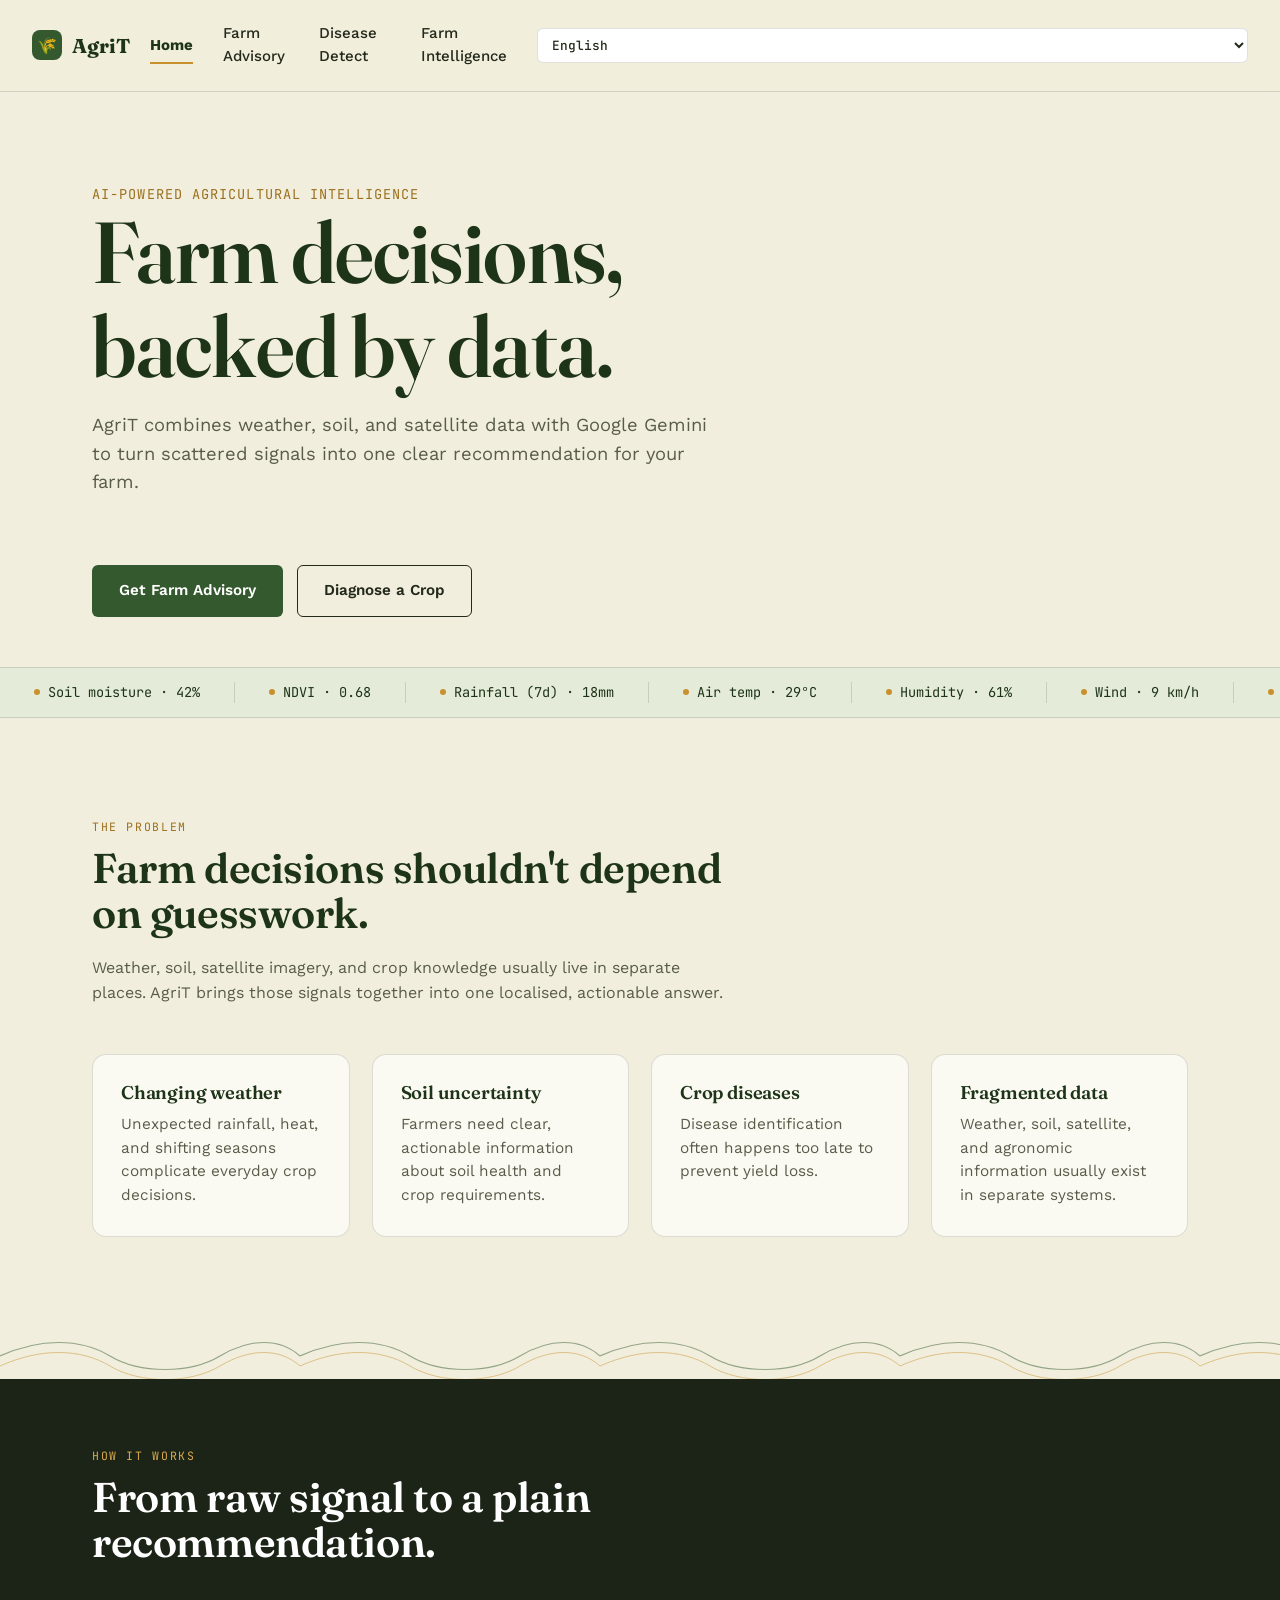
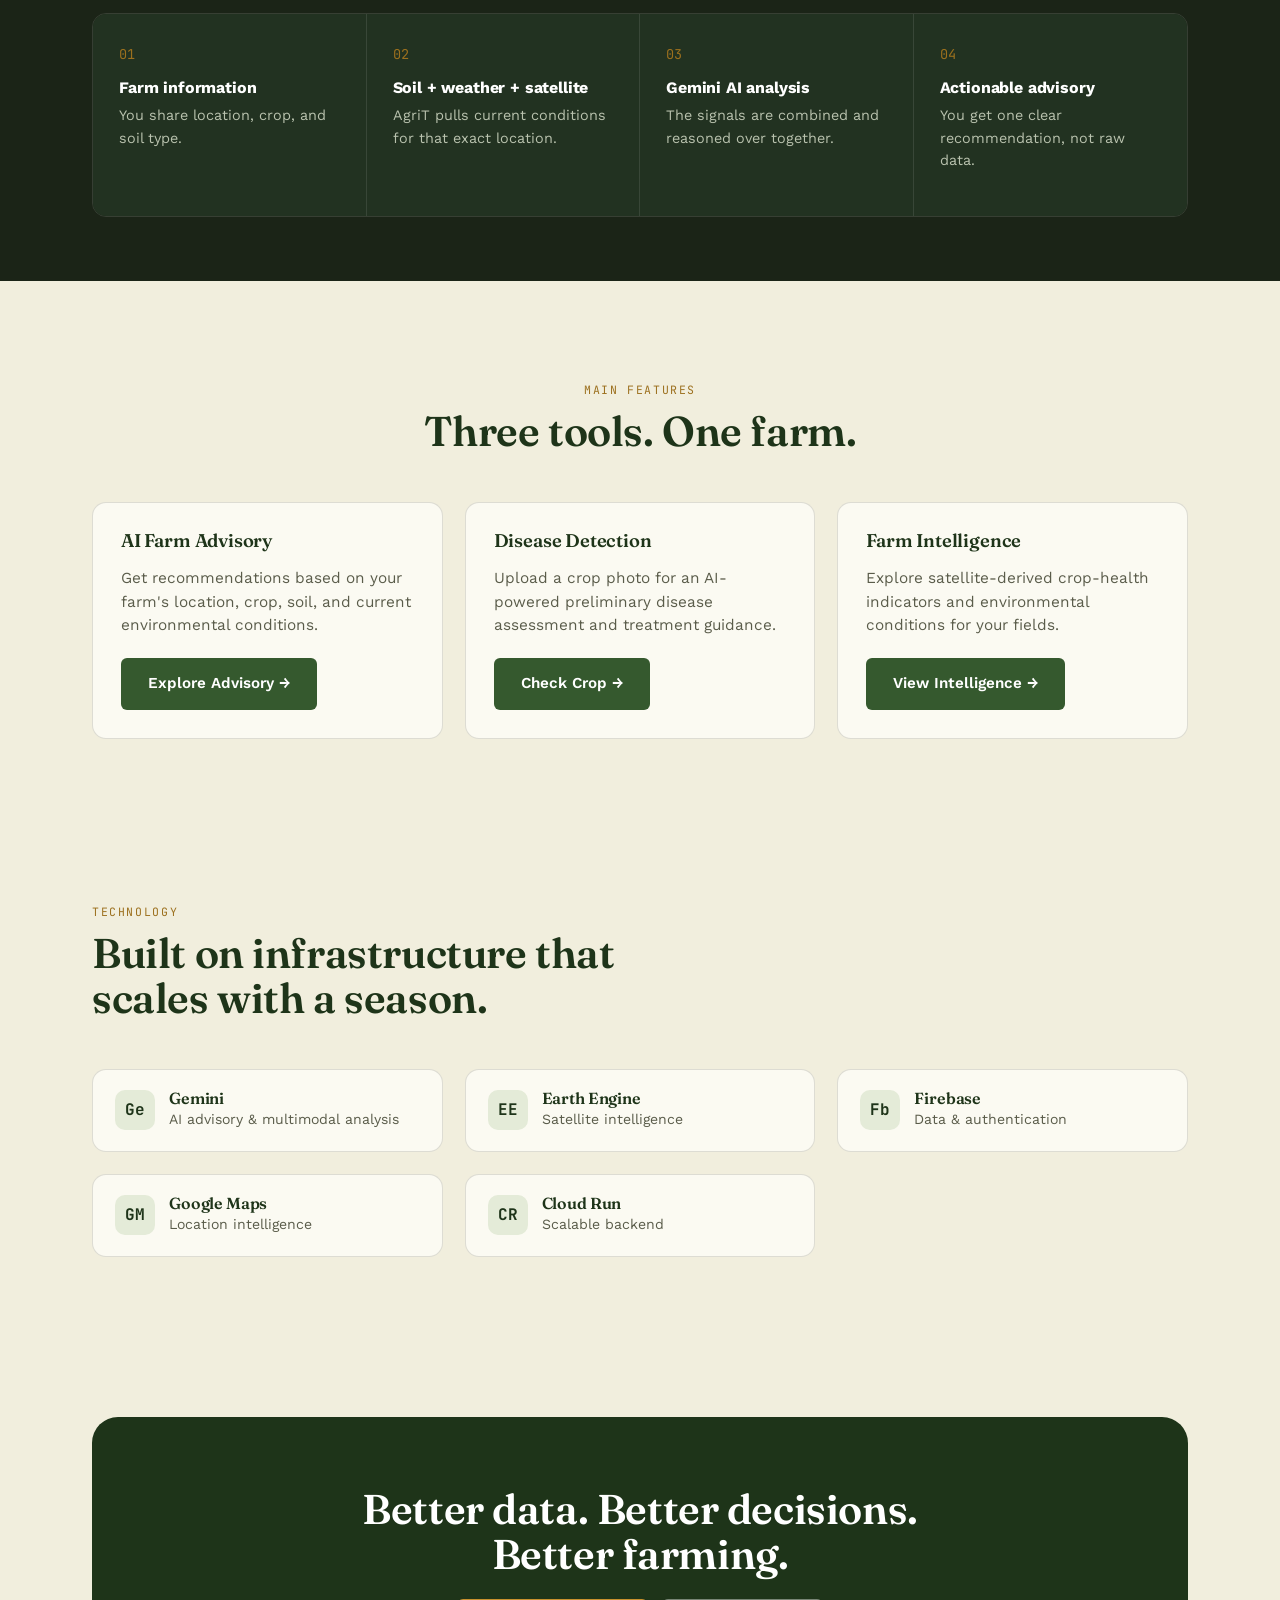
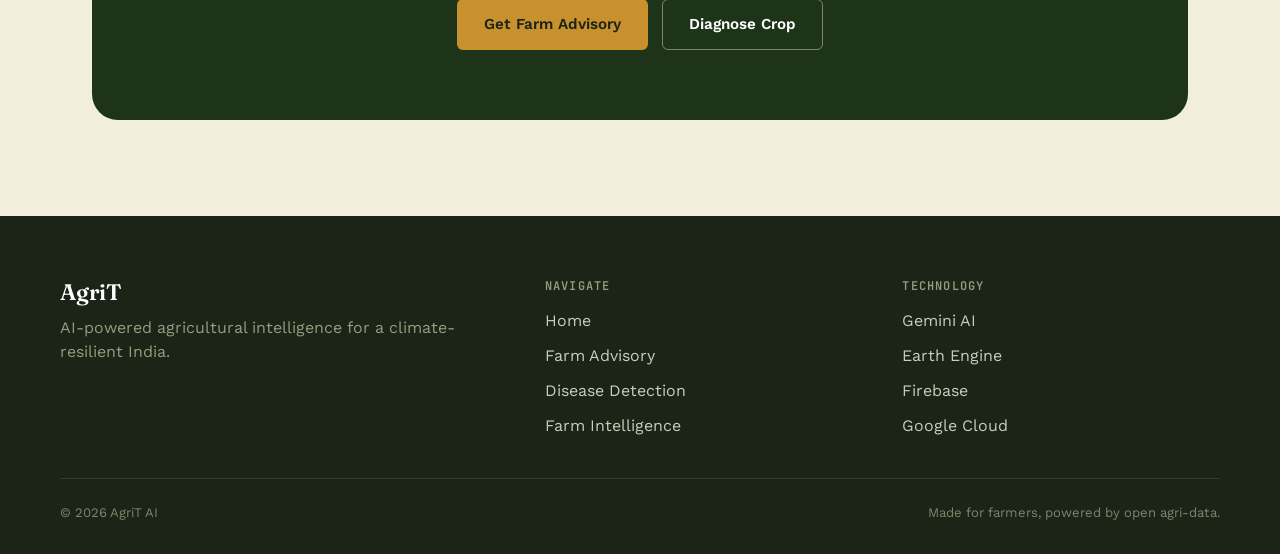
<file: index.html>
<!DOCTYPE html>
<html lang="en">
<head>
  <meta charset="UTF-8">
  <meta name="viewport" content="width=device-width, initial-scale=1.0">
  <title data-i18n="home.title">AgriT — AI-powered agricultural guidance</title>
  <meta name="description" data-i18n-meta-description="home.metaDescription" content="AgriT brings weather, soil, and satellite data together with AI to give farmers clear, local advisory.">
  <link rel="preconnect" href="https://fonts.googleapis.com">
  <link href="https://fonts.googleapis.com/css2?family=Fraunces:opsz,wght@9..144,500;9..144,600;9..144,700&family=Work+Sans:wght@400;500;600;700&family=JetBrains+Mono:wght@400;500&display=swap" rel="stylesheet">
  <link rel="stylesheet" href="css/style.css">
</head>
<body data-i18n-page-title="home.title">

<header>
  <nav class="navbar">
    <a href="index.html" class="brand">
      <span class="mark">🌾</span> AgriT
    </a>
    <div class="nav-links">
      <a href="index.html" aria-current="page" data-i18n="nav.home">Home</a>
      <a href="advisory.html" data-i18n="nav.advisory">Farm Advisory</a>
      <a href="disease.html" data-i18n="nav.disease">Disease Detect</a>
      <a href="intelligence.html" data-i18n="nav.intelligence">Farm Intelligence</a>
      <select class="lang-switch" id="langSwitch" aria-label="Language">
        <option value="en">English</option>
        <option value="hi">हिंदी</option>
        <option value="mr">मराठी</option>
      </select>
    </div>
    <button class="nav-toggle" aria-label="Toggle menu" aria-expanded="false">
      <span></span><span></span><span></span>
    </button>
  </nav>
</header>

<section id="home" class="hero">
  <div class="hero-text">
    <span class="hero-kicker" data-i18n="home.heroKicker">AI-powered agricultural intelligence</span>
    <h1><span data-i18n="home.heroTitle1">Farm decisions,</span><br><span data-i18n="home.heroTitle2">backed by data.</span></h1>
    <p class="hero-sub" data-i18n="home.heroSub">
      AgriT combines weather, soil, and satellite data with Google Gemini
      to turn scattered signals into one clear recommendation for your farm.
    </p>
  </div>
  <div class="hero-buttons">
    <a href="advisory.html" class="btn primary" data-i18n="home.btnAdvisory">Get Farm Advisory</a>
    <a href="disease.html" class="btn ghost" data-i18n="home.btnDiagnose">Diagnose a Crop</a>
  </div>
</section>

<div class="ticker" aria-hidden="true">
  <div class="ticker-track"></div>
</div>

<section id="problem" class="section">
  <div class="wrap">
    <div class="section-head">
      <span class="eyebrow" data-i18n="home.problemEyebrow">The problem</span>
      <h2 data-i18n="home.problemTitle">Farm decisions shouldn't depend on guesswork.</h2>
      <p data-i18n="home.problemSub">Weather, soil, satellite imagery, and crop knowledge usually live in separate places. AgriT brings those signals together into one localised, actionable answer.</p>
    </div>
    <div class="grid cols-4">
      <div class="card">
        <h3 data-i18n="home.problem1Title">Changing weather</h3>
        <p data-i18n="home.problem1Desc">Unexpected rainfall, heat, and shifting seasons complicate everyday crop decisions.</p>
      </div>
      <div class="card">
        <h3 data-i18n="home.problem2Title">Soil uncertainty</h3>
        <p data-i18n="home.problem2Desc">Farmers need clear, actionable information about soil health and crop requirements.</p>
      </div>
      <div class="card">
        <h3 data-i18n="home.problem3Title">Crop diseases</h3>
        <p data-i18n="home.problem3Desc">Disease identification often happens too late to prevent yield loss.</p>
      </div>
      <div class="card">
        <h3 data-i18n="home.problem4Title">Fragmented data</h3>
        <p data-i18n="home.problem4Desc">Weather, soil, satellite, and agronomic information usually exist in separate systems.</p>
      </div>
    </div>
  </div>
</section>

<div class="contour"></div>

<section id="how" class="section tight dark">
  <div class="wrap">
    <div class="section-head">
      <span class="eyebrow" style="color:#D8A94F" data-i18n="home.howEyebrow">How it works</span>
      <h2 data-i18n="home.howTitle">From raw signal to a plain recommendation.</h2>
    </div>
    <div class="process" style="border-color:rgba(255,255,255,0.12)">
      <div class="process-step" style="background:var(--night-card); border-color:rgba(255,255,255,0.1)">
        <span class="num">01</span>
        <h4 style="color:#fff" data-i18n="home.step1Title">Farm information</h4>
        <p style="color:#B9C2AE; margin-top:8px; font-size:0.9rem" data-i18n="home.step1Desc">You share location, crop, and soil type.</p>
      </div>
      <div class="process-step" style="background:var(--night-card); border-color:rgba(255,255,255,0.1)">
        <span class="num">02</span>
        <h4 style="color:#fff" data-i18n="home.step2Title">Soil + weather + satellite</h4>
        <p style="color:#B9C2AE; margin-top:8px; font-size:0.9rem" data-i18n="home.step2Desc">AgriT pulls current conditions for that exact location.</p>
      </div>
      <div class="process-step" style="background:var(--night-card); border-color:rgba(255,255,255,0.1)">
        <span class="num">03</span>
        <h4 style="color:#fff" data-i18n="home.step3Title">Gemini AI analysis</h4>
        <p style="color:#B9C2AE; margin-top:8px; font-size:0.9rem" data-i18n="home.step3Desc">The signals are combined and reasoned over together.</p>
      </div>
      <div class="process-step" style="background:var(--night-card); border-color:rgba(255,255,255,0.1)">
        <span class="num">04</span>
        <h4 style="color:#fff" data-i18n="home.step4Title">Actionable advisory</h4>
        <p style="color:#B9C2AE; margin-top:8px; font-size:0.9rem" data-i18n="home.step4Desc">You get one clear recommendation, not raw data.</p>
      </div>
    </div>
  </div>
</section>

<section id="main" class="section">
  <div class="wrap">
    <div class="section-head center" style="margin-left:auto;margin-right:auto;text-align:center;">
      <span class="eyebrow" data-i18n="home.mainEyebrow">Main features</span>
      <h2 data-i18n="home.mainTitle">Three tools. One farm.</h2>
    </div>
    <div class="grid cols-3">
      <div class="card feature">
        <h3 data-i18n="home.feature1Title">AI Farm Advisory</h3>
        <p data-i18n="home.feature1Desc">Get recommendations based on your farm's location, crop, soil, and current environmental conditions.</p>
        <a href="advisory.html" class="btn primary" data-i18n="home.feature1Btn">Explore Advisory →</a>
      </div>
      <div class="card feature">
        <h3 data-i18n="home.feature2Title">Disease Detection</h3>
        <p data-i18n="home.feature2Desc">Upload a crop photo for an AI-powered preliminary disease assessment and treatment guidance.</p>
        <a href="disease.html" class="btn primary" data-i18n="home.feature2Btn">Check Crop →</a>
      </div>
      <div class="card feature">
        <h3 data-i18n="home.feature3Title">Farm Intelligence</h3>
        <p data-i18n="home.feature3Desc">Explore satellite-derived crop-health indicators and environmental conditions for your fields.</p>
        <a href="intelligence.html" class="btn primary" data-i18n="home.feature3Btn">View Intelligence →</a>
      </div>
    </div>
  </div>
</section>

<section id="tech" class="section tight">
  <div class="wrap">
    <div class="section-head">
      <span class="eyebrow" data-i18n="home.techEyebrow">Technology</span>
      <h2 data-i18n="home.techTitle">Built on infrastructure that scales with a season.</h2>
    </div>
    <div class="grid cols-3">
      <div class="tech-item card">
        <span class="icon">Ge</span>
        <div><h3>Gemini</h3><p data-i18n="home.techGeminiDesc">AI advisory &amp; multimodal analysis</p></div>
      </div>
      <div class="tech-item card">
        <span class="icon">EE</span>
        <div><h3>Earth Engine</h3><p data-i18n="home.techEarthEngineDesc">Satellite intelligence</p></div>
      </div>
      <div class="tech-item card">
        <span class="icon">Fb</span>
        <div><h3>Firebase</h3><p data-i18n="home.techFirebaseDesc">Data &amp; authentication</p></div>
      </div>
      <div class="tech-item card">
        <span class="icon">GM</span>
        <div><h3>Google Maps</h3><p data-i18n="home.techMapsDesc">Location intelligence</p></div>
      </div>
      <div class="tech-item card">
        <span class="icon">CR</span>
        <div><h3>Cloud Run</h3><p data-i18n="home.techCloudRunDesc">Scalable backend</p></div>
      </div>
    </div>
  </div>
</section>

<section id="cta" class="section">
  <div class="wrap">
    <div class="cta">
      <h2><span data-i18n="home.ctaTitle1">Better data. Better decisions.</span><br><span data-i18n="home.ctaTitle2">Better farming.</span></h2>
      <div class="btn-row">
        <a href="advisory.html" class="btn gold" data-i18n="home.btnAdvisory">Get Farm Advisory</a>
        <a href="disease.html" class="btn on-dark" data-i18n="disease.submitBtn">Diagnose Crop</a>
      </div>
    </div>
  </div>
</section>

<footer>
  <div class="footer-grid">
    <div>
      <h2>AgriT</h2>
      <p style="color:#8FA07E" data-i18n="footer.tagline">AI-powered agricultural intelligence for a climate-resilient India.</p>
    </div>
    <div>
      <h4 data-i18n="footer.navigate">Navigate</h4>
      <ul class="footer-links">
        <li><a href="index.html" data-i18n="nav.home">Home</a></li>
        <li><a href="advisory.html" data-i18n="nav.advisory">Farm Advisory</a></li>
        <li><a href="disease.html" data-i18n="footer.disease">Disease Detection</a></li>
        <li><a href="intelligence.html" data-i18n="nav.intelligence">Farm Intelligence</a></li>
      </ul>
    </div>
    <div>
      <h4 data-i18n="footer.technology">Technology</h4>
      <ul class="footer-links">
        <li><a href="https://gemini.google.com/app">Gemini AI</a></li>
        <li><a href="https://earthengine.google.com/">Earth Engine</a></li>
        <li><a href="https://firebase.google.com/">Firebase</a></li>
        <li><a href="https://cloud.google.com/">Google Cloud</a></li>
      </ul>
    </div>
  </div>
  <div class="footer-bottom">
    <span data-i18n="footer.copyright">© 2026 AgriT AI</span>
    <span data-i18n="footer.madefor">Made for farmers, powered by open agri-data.</span>
  </div>
</footer>

<script src="js/i18n.js"></script>
<script src="js/script.js"></script>
</body>
</html>
</file>
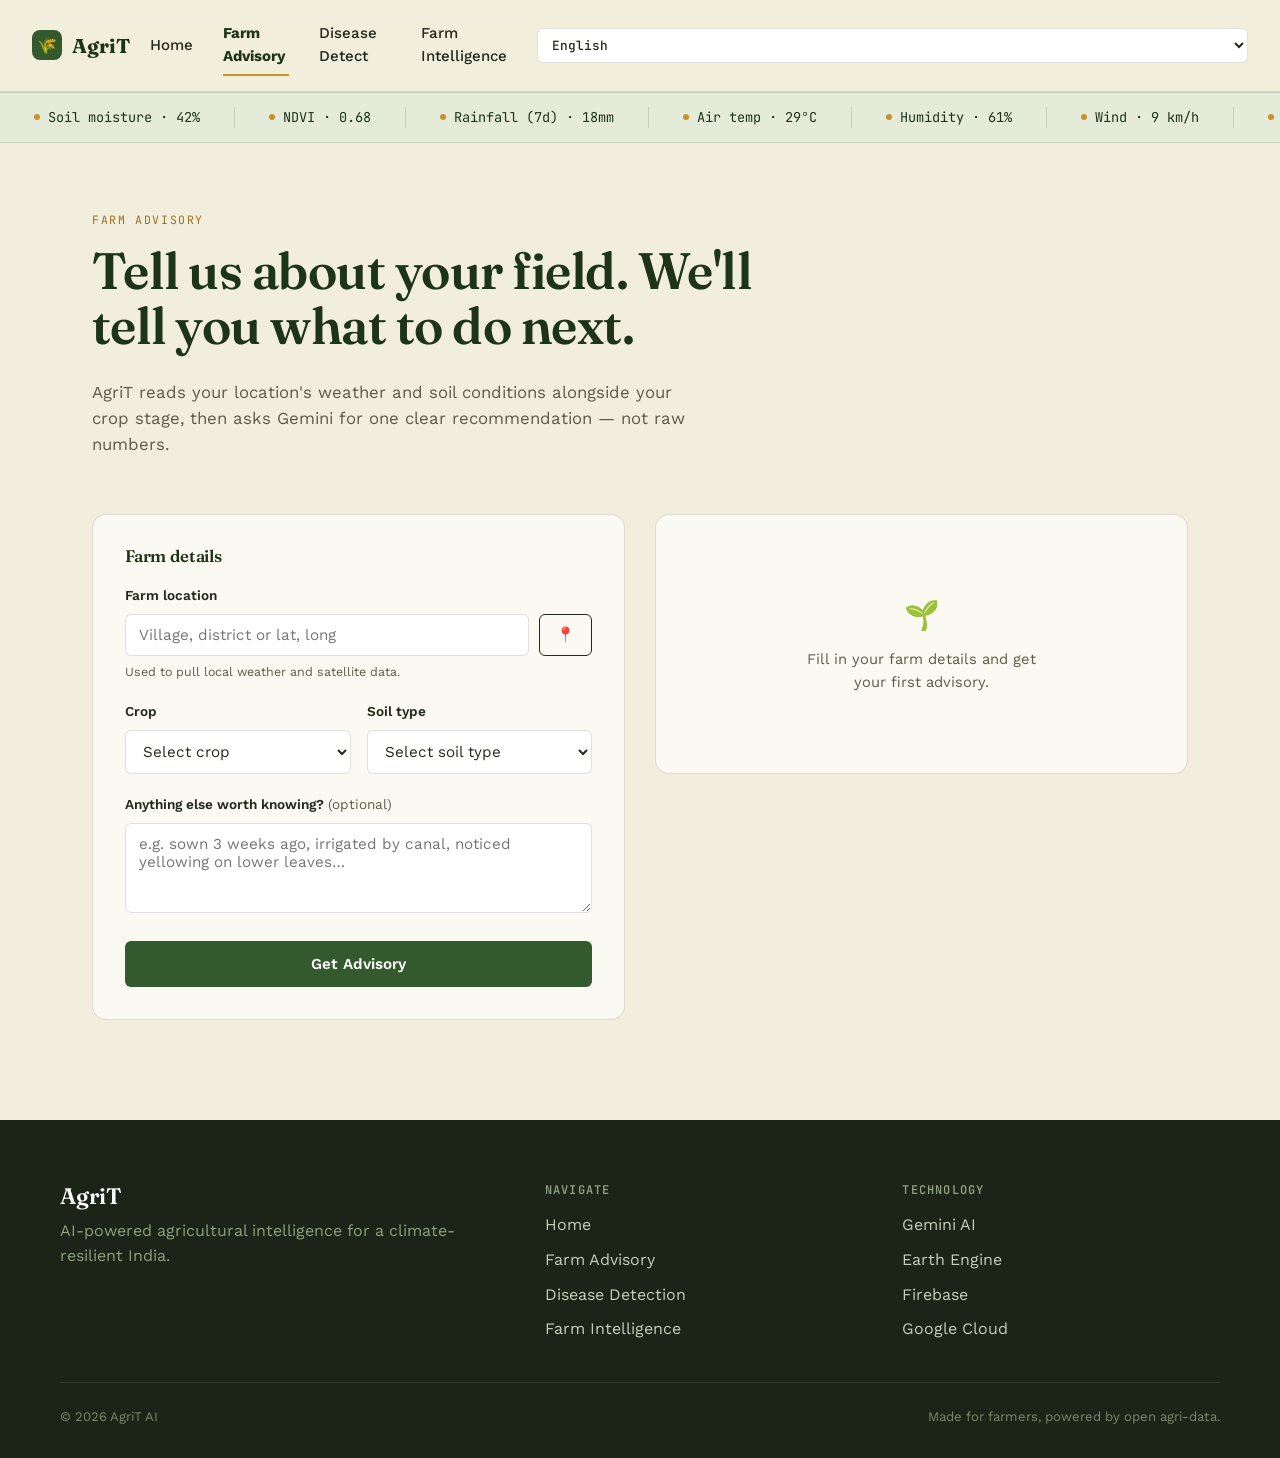
<file: advisory.html>
<!DOCTYPE html>
<html lang="en">
<head>
  <meta charset="UTF-8">
  <meta name="viewport" content="width=device-width, initial-scale=1.0">
  <title data-i18n="advisory.title">Farm Advisory — AgriT</title>
  <link rel="preconnect" href="https://fonts.googleapis.com">
  <link href="https://fonts.googleapis.com/css2?family=Fraunces:opsz,wght@9..144,500;9..144,600;9..144,700&family=Work+Sans:wght@400;500;600;700&family=JetBrains+Mono:wght@400;500&display=swap" rel="stylesheet">
  <link rel="stylesheet" href="css/style.css">
</head>
<body data-i18n-page-title="advisory.title">

<header>
  <nav class="navbar">
    <a href="index.html" class="brand"><span class="mark">🌾</span> AgriT</a>
    <div class="nav-links">
      <a href="index.html" data-i18n="nav.home">Home</a>
      <a href="advisory.html" aria-current="page" data-i18n="nav.advisory">Farm Advisory</a>
      <a href="disease.html" data-i18n="nav.disease">Disease Detect</a>
      <a href="intelligence.html" data-i18n="nav.intelligence">Farm Intelligence</a>
      <select class="lang-switch" id="langSwitch" aria-label="Language">
        <option value="en">English</option>
        <option value="hi">हिंदी</option>
        <option value="mr">मराठी</option>
      </select>
    </div>
    <button class="nav-toggle" aria-label="Toggle menu" aria-expanded="false">
      <span></span><span></span><span></span>
    </button>
  </nav>
</header>

<div class="ticker" aria-hidden="true"><div class="ticker-track"></div></div>

<section class="tool-hero">
  <span class="eyebrow" data-i18n="advisory.eyebrow">Farm Advisory</span>
  <h1 data-i18n="advisory.heroTitle">Tell us about your field. We'll tell you what to do next.</h1>
  <p data-i18n="advisory.heroSub">AgriT reads your location's weather and soil conditions alongside your crop stage, then asks Gemini for one clear recommendation — not raw numbers.</p>
</section>

<section class="tool-layout">
  <form class="panel" id="advisoryForm" novalidate>
    <h3 data-i18n="advisory.formTitle">Farm details</h3>

    <div class="field">
      <label for="location" data-i18n="advisory.locationLabel">Farm location</label>
      <div class="location-row">
        <input type="text" id="location" name="location" data-i18n-placeholder="advisory.locationPlaceholder" placeholder="Village, district or lat, long" required>
        <button type="button" class="btn ghost icon-btn" id="useLocationBtn" data-i18n-title="advisory.locationLabel" title="Use my current location">📍</button>
      </div>
      <p class="hint" data-i18n="advisory.locationHint">Used to pull local weather and satellite data.</p>
    </div>

    <div class="field-row">
      <div class="field">
        <label for="crop" data-i18n="advisory.cropLabel">Crop</label>
        <select id="crop" name="crop" required>
          <option value="" data-i18n="advisory.selectCrop">Select crop</option>
          <option data-i18n="crop.wheat">Wheat</option>
          <option data-i18n="crop.rice">Rice</option>
          <option data-i18n="crop.cotton">Cotton</option>
          <option data-i18n="crop.sugarcane">Sugarcane</option>
          <option data-i18n="crop.maize">Maize</option>
          <option data-i18n="crop.soybean">Soybean</option>
          <option data-i18n="crop.other">Other</option>
        </select>
      </div>
      <div class="field">
        <label for="soilType" data-i18n="advisory.soilLabel">Soil type</label>
        <select id="soilType" name="soilType" required>
          <option value="" data-i18n="advisory.selectSoil">Select soil type</option>
          <option data-i18n="soil.alluvial">Alluvial</option>
          <option data-i18n="soil.black">Black (regur)</option>
          <option data-i18n="soil.redLaterite">Red &amp; laterite</option>
          <option data-i18n="soil.sandyLoam">Sandy loam</option>
          <option data-i18n="soil.clay">Clay</option>
          <option data-i18n="soil.notSure">Not sure</option>
        </select>
      </div>
    </div>

    <div class="field">
      <label for="notes"><span data-i18n="advisory.notesLabel">Anything else worth knowing?</span> <span style="font-weight:400;color:var(--ink-soft)" data-i18n="advisory.notesOptional">(optional)</span></label>
      <textarea id="notes" name="notes" data-i18n-placeholder="advisory.notesPlaceholder" placeholder="e.g. sown 3 weeks ago, irrigated by canal, noticed yellowing on lower leaves…"></textarea>
    </div>

    <button type="submit" class="btn primary" id="advisorySubmit" style="width:100%; justify-content:center;" data-i18n="advisory.submitBtn">
      Get Advisory
    </button>

    
  </form>

  <div class="panel result" id="resultPanel">
    <div class="error-box" id="advisoryError"></div>

    <div class="result-empty" id="advisoryEmpty">
      <span class="glyph">🌱</span>
      <span data-i18n="advisory.resultEmpty">Fill in your farm details and get your first advisory.</span>
    </div>

    <div class="loading" id="advisoryLoading">
      <span class="spinner"></span> <span data-i18n="advisory.loading">Reading soil, weather and satellite data…</span>
    </div>

    <div class="result-body" id="advisoryResult">
      <span class="badge" id="advisoryBadge" data-i18n="advisory.badge">Advisory</span>
      <p id="advisorySummary" style="font-size:1.02rem; color:var(--ink); margin-bottom:22px;"></p>

      <div class="result-block">
        <h4 data-i18n="advisory.irrigation">Irrigation</h4>
        <p id="advIrrigation"></p>
      </div>
      <div class="result-block">
        <h4 data-i18n="advisory.fertilization">Fertilization</h4>
        <p id="advFertilization"></p>
      </div>
      <div class="result-block">
        <h4 data-i18n="advisory.pestRisk">Pest risk</h4>
        <p id="advPestRisk"></p>
      </div>
      <div class="result-block">
        <h4 data-i18n="advisory.timing">Timing</h4>
        <p id="advTiming"></p>
      </div>
    </div>
  </div>
</section>

<footer>
  <div class="footer-grid">
    <div>
      <h2>AgriT</h2>
      <p style="color:#8FA07E" data-i18n="footer.tagline">AI-powered agricultural intelligence for a climate-resilient India.</p>
    </div>
    <div>
      <h4 data-i18n="footer.navigate">Navigate</h4>
      <ul class="footer-links">
        <li><a href="index.html" data-i18n="nav.home">Home</a></li>
        <li><a href="advisory.html" data-i18n="nav.advisory">Farm Advisory</a></li>
        <li><a href="disease.html" data-i18n="footer.disease">Disease Detection</a></li>
        <li><a href="intelligence.html" data-i18n="nav.intelligence">Farm Intelligence</a></li>
      </ul>
    </div>
    <div>
      <h4 data-i18n="footer.technology">Technology</h4>
      <ul class="footer-links">
        <li><a href="https://gemini.google.com/app">Gemini AI</a></li>
        <li><a href="https://earthengine.google.com/">Earth Engine</a></li>
        <li><a href="https://firebase.google.com/">Firebase</a></li>
        <li><a href="https://cloud.google.com/">Google Cloud</a></li>
      </ul>
    </div>
  </div>
  <div class="footer-bottom">
    <span data-i18n="footer.copyright">© 2026 AgriT AI</span>
    <span data-i18n="footer.madefor">Made for farmers, powered by open agri-data.</span>
  </div>
</footer>

<script src="js/i18n.js"></script>
<script src="js/script.js"></script>
<script src="js/api.js"></script>
<script>
  const form = document.getElementById("advisoryForm");
  const submitBtn = document.getElementById("advisorySubmit");
  const emptyState = document.getElementById("advisoryEmpty");
  const loadingState = document.getElementById("advisoryLoading");
  const resultState = document.getElementById("advisoryResult");
  const errorBox = document.getElementById("advisoryError");
  const badge = document.getElementById("advisoryBadge");

  document.getElementById("useLocationBtn").addEventListener("click", () => {
    if (!navigator.geolocation) return;
    navigator.geolocation.getCurrentPosition(
      (pos) => {
        document.getElementById("location").value =
          `${pos.coords.latitude.toFixed(4)}, ${pos.coords.longitude.toFixed(4)}`;
      },
      () => {}
    );
  });

  form.addEventListener("submit", async (e) => {
    e.preventDefault();
    errorBox.classList.remove("show");
    resultState.classList.remove("show");
    emptyState.style.display = "none";
    loadingState.classList.add("show");
    submitBtn.disabled = true;

    const payload = {
      location: document.getElementById("location").value.trim(),
      crop: document.getElementById("crop").value,
      soilType: document.getElementById("soilType").value,
      notes: document.getElementById("notes").value.trim()
    };

    try {
      const data = await getFarmAdvisory(payload);
      document.getElementById("advisorySummary").textContent = data.summary;
      document.getElementById("advIrrigation").textContent = data.irrigation;
      document.getElementById("advFertilization").textContent = data.fertilization;
      document.getElementById("advPestRisk").textContent = data.pestRisk;
      document.getElementById("advTiming").textContent = data.timing;
      badge.textContent = data.demo ? agritT("advisory.badgeDemo") : agritT("advisory.badge");
      badge.className = "badge" + (data.demo ? " demo" : "");
      resultState.classList.add("show");
    } catch (err) {
      errorBox.textContent = agritT("advisory.errorMsg");
      errorBox.classList.add("show");
      emptyState.style.display = "block";
    } finally {
      loadingState.classList.remove("show");
      submitBtn.disabled = false;
    }
  });
</script>
</body>
</html>
</file>
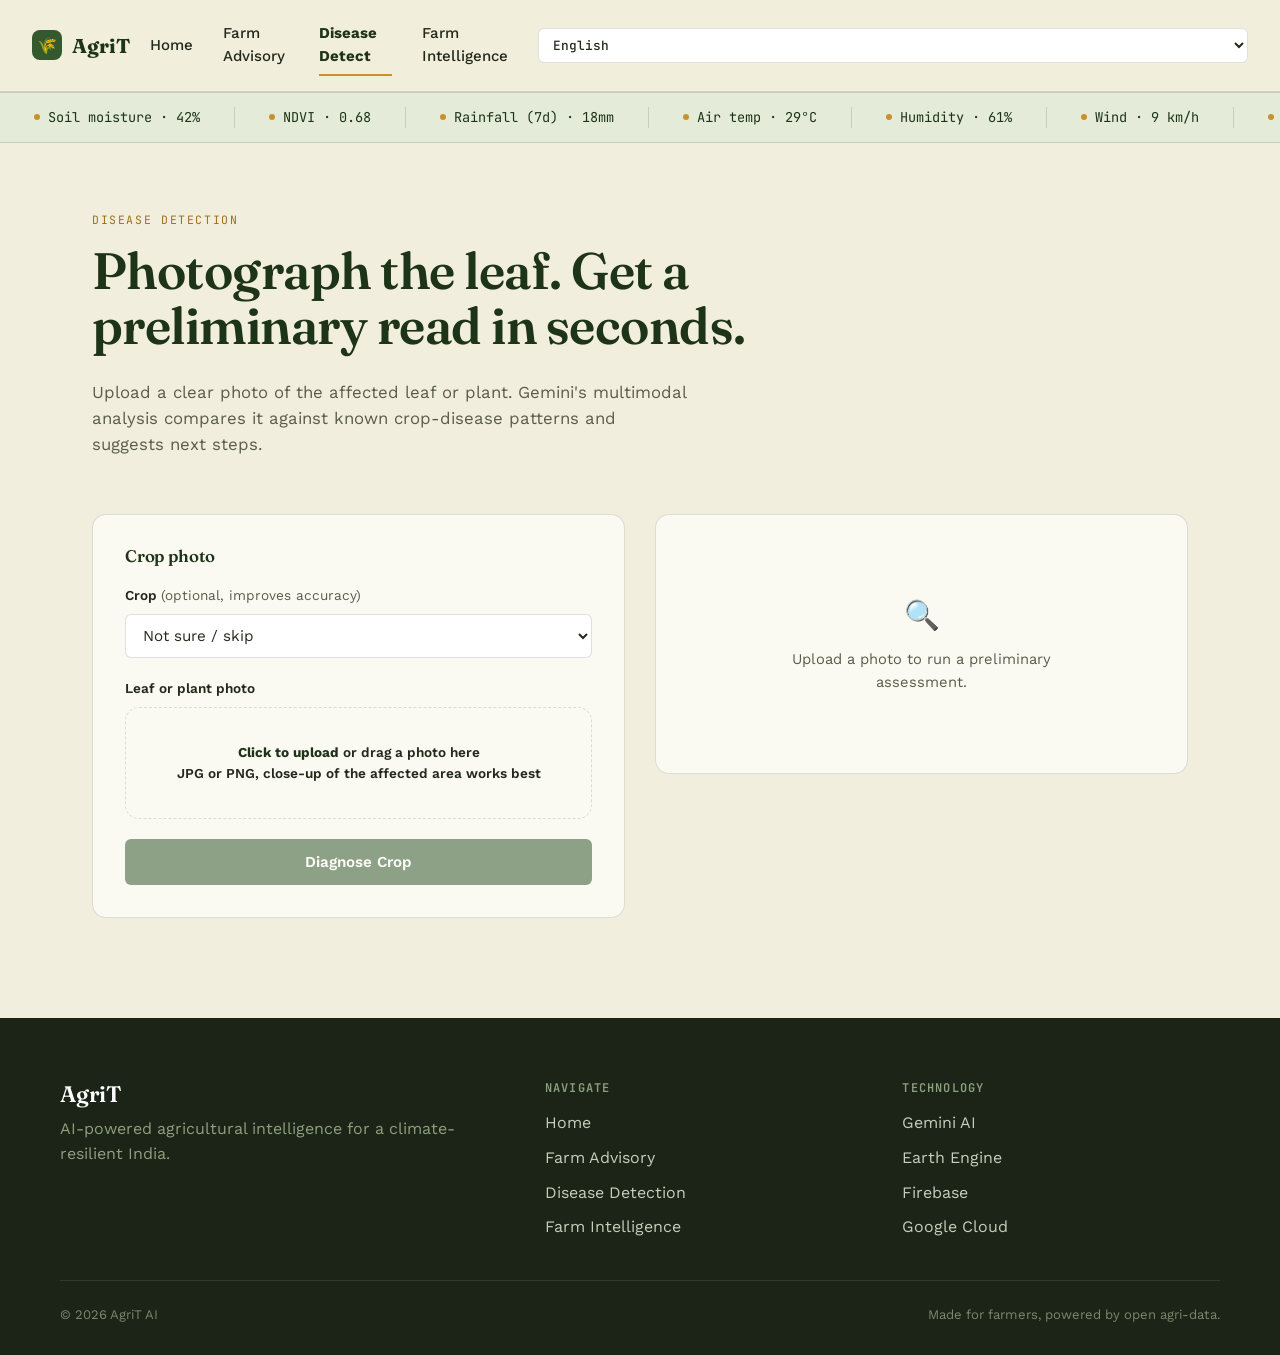
<file: disease.html>
<!DOCTYPE html>
<html lang="en">
<head>
  <meta charset="UTF-8">
  <meta name="viewport" content="width=device-width, initial-scale=1.0">
  <title data-i18n="disease.title">Disease Detection — AgriT</title>
  <link rel="preconnect" href="https://fonts.googleapis.com">
  <link href="https://fonts.googleapis.com/css2?family=Fraunces:opsz,wght@9..144,500;9..144,600;9..144,700&family=Work+Sans:wght@400;500;600;700&family=JetBrains+Mono:wght@400;500&display=swap" rel="stylesheet">
  <link rel="stylesheet" href="css/style.css">
</head>
<body data-i18n-page-title="disease.title">

<header>
  <nav class="navbar">
    <a href="index.html" class="brand"><span class="mark">🌾</span> AgriT</a>
    <div class="nav-links">
      <a href="index.html" data-i18n="nav.home">Home</a>
      <a href="advisory.html" data-i18n="nav.advisory">Farm Advisory</a>
      <a href="disease.html" aria-current="page" data-i18n="nav.disease">Disease Detect</a>
      <a href="intelligence.html" data-i18n="nav.intelligence">Farm Intelligence</a>
      <select class="lang-switch" id="langSwitch" aria-label="Language">
        <option value="en">English</option>
        <option value="hi">हिंदी</option>
        <option value="mr">मराठी</option>
      </select>
    </div>
    <button class="nav-toggle" aria-label="Toggle menu" aria-expanded="false">
      <span></span><span></span><span></span>
    </button>
  </nav>
</header>

<div class="ticker" aria-hidden="true"><div class="ticker-track"></div></div>

<section class="tool-hero">
  <span class="eyebrow" data-i18n="disease.eyebrow">Disease Detection</span>
  <h1 data-i18n="disease.heroTitle">Photograph the leaf. Get a preliminary read in seconds.</h1>
  <p data-i18n="disease.heroSub">Upload a clear photo of the affected leaf or plant. Gemini's multimodal analysis compares it against known crop-disease patterns and suggests next steps.</p>
</section>

<section class="tool-layout">
  <form class="panel" id="diseaseForm" novalidate>
    <h3 data-i18n="disease.formTitle">Crop photo</h3>

    <div class="field">
      <label for="diseaseCrop"><span data-i18n="disease.cropLabel">Crop</span> <span style="font-weight:400;color:var(--ink-soft)" data-i18n="disease.cropOptionalHint">(optional, improves accuracy)</span></label>
      <select id="diseaseCrop" name="crop">
        <option value="" data-i18n="disease.notSureSkip">Not sure / skip</option>
        <option data-i18n="crop.wheat">Wheat</option>
        <option data-i18n="crop.rice">Rice</option>
        <option data-i18n="crop.cotton">Cotton</option>
        <option data-i18n="crop.sugarcane">Sugarcane</option>
        <option data-i18n="crop.maize">Maize</option>
        <option data-i18n="crop.tomato">Tomato</option>
        <option data-i18n="crop.other">Other</option>
      </select>
    </div>

    <div class="field">
      <label data-i18n="disease.photoLabel">Leaf or plant photo</label>
      <label class="dropzone" id="dropzone" for="fileInput">
        <strong data-i18n="disease.dropzoneStrong">Click to upload</strong> <span data-i18n="disease.dropzoneRest">or drag a photo here</span><br>
        <span data-i18n="disease.dropzoneHint">JPG or PNG, close-up of the affected area works best</span>
        <input type="file" id="fileInput" accept="image/png, image/jpeg">
      </label>
      <img class="preview-img" id="previewImg" alt="Selected crop photo preview">
    </div>

    <button type="submit" class="btn primary" id="diseaseSubmit" style="width:100%; justify-content:center;" disabled data-i18n="disease.submitBtn">
      Diagnose Crop
    </button>

    
  </form>

  <div class="panel result" id="resultPanel">
    <div class="error-box" id="diseaseError"></div>

    <div class="result-empty" id="diseaseEmpty">
      <span class="glyph">🔍</span>
      <span data-i18n="disease.resultEmpty">Upload a photo to run a preliminary assessment.</span>
    </div>

    <div class="loading" id="diseaseLoading">
      <span class="spinner"></span> <span data-i18n="disease.loading">Analysing image with Gemini…</span>
    </div>

    <div class="result-body" id="diseaseResult">
      <span class="badge" id="diseaseBadge" data-i18n="disease.badge">Assessment</span>
      <h3 id="diseaseName" style="margin-top:6px;"></h3>
      <div class="stat-card" style="margin-bottom:20px; width:fit-content;">
        <span class="label" data-i18n="disease.confidenceLabel">Confidence</span>
        <span class="value" id="diseaseConfidence"></span>
      </div>

      <div class="result-block">
        <h4 data-i18n="disease.whatWeSee">What we see</h4>
        <p id="diseaseDescription"></p>
      </div>
      <div class="result-block">
        <h4 data-i18n="disease.suggestedTreatment">Suggested treatment</h4>
        <p id="diseaseTreatment"></p>
      </div>
      <p style="font-size:0.8rem;color:var(--ink-soft);" data-i18n="disease.disclaimer">
        Preliminary AI assessment only — for anything spreading fast or affecting most of the field, confirm with your local agricultural officer.
      </p>
    </div>
  </div>
</section>

<footer>
  <div class="footer-grid">
    <div>
      <h2>AgriT</h2>
      <p style="color:#8FA07E" data-i18n="footer.tagline">AI-powered agricultural intelligence for a climate-resilient India.</p>
    </div>
    <div>
      <h4 data-i18n="footer.navigate">Navigate</h4>
      <ul class="footer-links">
        <li><a href="index.html" data-i18n="nav.home">Home</a></li>
        <li><a href="advisory.html" data-i18n="nav.advisory">Farm Advisory</a></li>
        <li><a href="disease.html" data-i18n="footer.disease">Disease Detection</a></li>
        <li><a href="intelligence.html" data-i18n="nav.intelligence">Farm Intelligence</a></li>
      </ul>
    </div>
    <div>
      <h4 data-i18n="footer.technology">Technology</h4>
      <ul class="footer-links">
        <li><a href="https://gemini.google.com/app">Gemini AI</a></li>
        <li><a href="https://earthengine.google.com/">Earth Engine</a></li>
        <li><a href="https://firebase.google.com/">Firebase</a></li>
        <li><a href="https://cloud.google.com/">Google Cloud</a></li>
      </ul>
    </div>
  </div>
  <div class="footer-bottom">
    <span data-i18n="footer.copyright">© 2026 AgriT AI</span>
    <span data-i18n="footer.madefor">Made for farmers, powered by open agri-data.</span>
  </div>
</footer>

<script src="js/i18n.js"></script>
<script src="js/script.js"></script>
<script src="js/api.js"></script>
<script>
  const dropzone = document.getElementById("dropzone");
  const fileInput = document.getElementById("fileInput");
  const previewImg = document.getElementById("previewImg");
  const diseaseSubmit = document.getElementById("diseaseSubmit");
  const diseaseForm = document.getElementById("diseaseForm");

  const emptyState = document.getElementById("diseaseEmpty");
  const loadingState = document.getElementById("diseaseLoading");
  const resultState = document.getElementById("diseaseResult");
  const errorBox = document.getElementById("diseaseError");
  const badge = document.getElementById("diseaseBadge");

  let imageBase64 = null;

  function handleFile(file) {
    if (!file || !file.type.startsWith("image/")) return;
    const reader = new FileReader();
    reader.onload = () => {
      imageBase64 = reader.result;
      previewImg.src = imageBase64;
      previewImg.classList.add("show");
      diseaseSubmit.disabled = false;
    };
    reader.readAsDataURL(file);
  }

  fileInput.addEventListener("change", (e) => handleFile(e.target.files[0]));

  ["dragover", "dragenter"].forEach((evt) =>
    dropzone.addEventListener(evt, (e) => { e.preventDefault(); dropzone.classList.add("drag"); })
  );
  ["dragleave", "drop"].forEach((evt) =>
    dropzone.addEventListener(evt, (e) => { e.preventDefault(); dropzone.classList.remove("drag"); })
  );
  dropzone.addEventListener("drop", (e) => handleFile(e.dataTransfer.files[0]));

  diseaseForm.addEventListener("submit", async (e) => {
    e.preventDefault();
    if (!imageBase64) return;

    errorBox.classList.remove("show");
    resultState.classList.remove("show");
    emptyState.style.display = "none";
    loadingState.classList.add("show");
    diseaseSubmit.disabled = true;

    try {
      const data = await diagnoseCrop({
        imageBase64,
        crop: document.getElementById("diseaseCrop").value
      });
      document.getElementById("diseaseName").textContent = data.disease;
      document.getElementById("diseaseConfidence").innerHTML =
        `${Math.round(data.confidence * 100)}<small>%</small>`;
      document.getElementById("diseaseDescription").textContent = data.description;
      document.getElementById("diseaseTreatment").textContent = data.treatment;
      badge.textContent = data.demo ? agritT("disease.badgeDemo") : agritT("disease.badge");
      badge.className = "badge" + (data.demo ? " demo" : "");
      resultState.classList.add("show");
    } catch (err) {
      errorBox.textContent = agritT("disease.errorMsg");
      errorBox.classList.add("show");
      emptyState.style.display = "block";
    } finally {
      loadingState.classList.remove("show");
      diseaseSubmit.disabled = false;
    }
  });
</script>
</body>
</html>
</file>
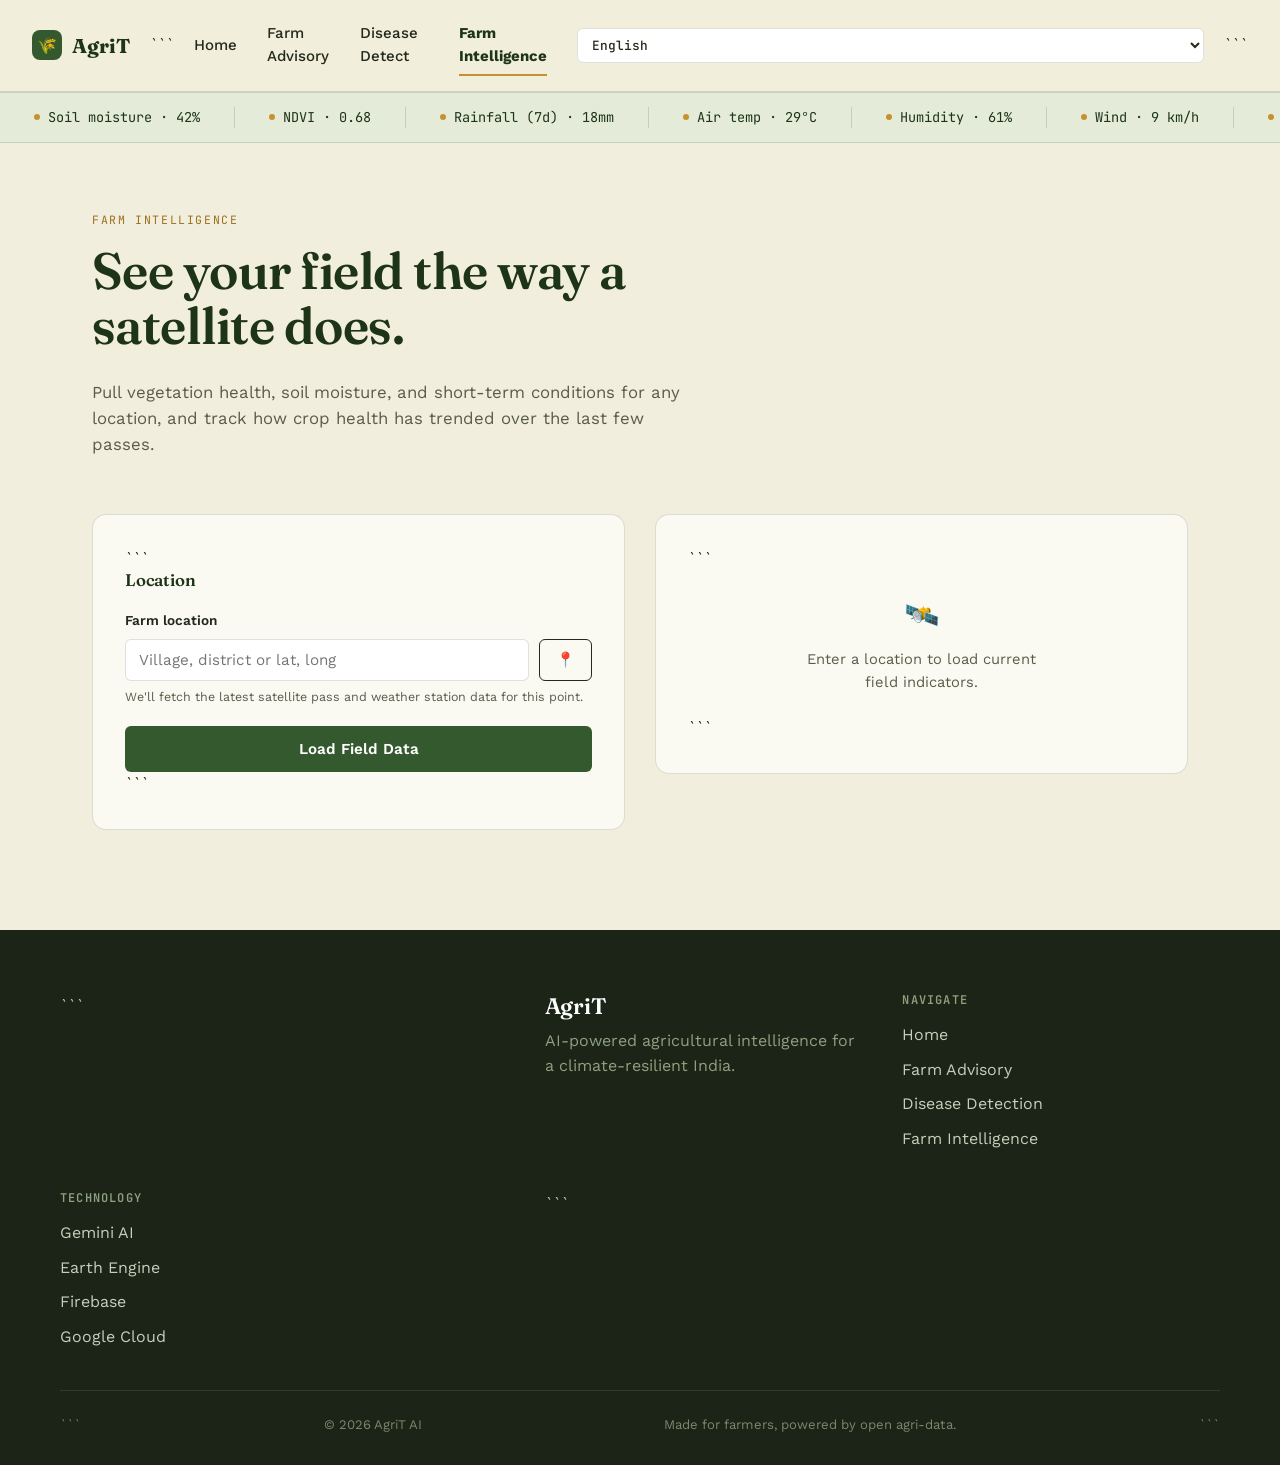
<file: intelligence.html>
<!DOCTYPE html>

<html lang="en">
<head>
  <meta charset="UTF-8">
  <meta name="viewport" content="width=device-width, initial-scale=1.0">
  <title data-i18n="intelligence.title">Farm Intelligence — AgriT</title>

  <link rel="preconnect" href="https://fonts.googleapis.com">
  <link href="https://fonts.googleapis.com/css2?family=Fraunces:opsz,wght@9..144,500;9..144,600;9..144,700&family=Work+Sans:wght@400;500;600;700&family=JetBrains+Mono:wght@400;500&display=swap" rel="stylesheet">

  <link rel="stylesheet" href="css/style.css">
</head>

<body data-i18n-page-title="intelligence.title">

<header>
  <nav class="navbar">
    <a href="index.html" class="brand">
      <span class="mark">🌾</span> AgriT
    </a>

```
<div class="nav-links">
  <a href="index.html" data-i18n="nav.home">Home</a>
  <a href="advisory.html" data-i18n="nav.advisory">Farm Advisory</a>
  <a href="disease.html" data-i18n="nav.disease">Disease Detect</a>
  <a href="intelligence.html" aria-current="page" data-i18n="nav.intelligence">
    Farm Intelligence
  </a>

  <select class="lang-switch" id="langSwitch" aria-label="Language">
    <option value="en">English</option>
    <option value="hi">हिंदी</option>
    <option value="mr">मराठी</option>
  </select>
</div>

<button
  class="nav-toggle"
  aria-label="Toggle menu"
  aria-expanded="false"
>
  <span></span>
  <span></span>
  <span></span>
</button>
```

  </nav>
</header>

<div class="ticker" aria-hidden="true">
  <div class="ticker-track"></div>
</div>

<section class="tool-hero">
  <span class="eyebrow" data-i18n="intelligence.eyebrow">
    Farm Intelligence
  </span>

  <h1 data-i18n="intelligence.heroTitle">
    See your field the way a satellite does.
  </h1>

  <p data-i18n="intelligence.heroSub">
    Pull vegetation health, soil moisture, and short-term conditions for any
    location, and track how crop health has trended over the last few passes.
  </p>
</section>

<section class="tool-layout">

  <!-- Location form -->

  <form class="panel" id="intelForm" novalidate>

```
<h3 data-i18n="intelligence.formTitle">
  Location
</h3>

<div class="field">

  <label
    for="intelLocation"
    data-i18n="intelligence.locationLabel"
  >
    Farm location
  </label>

  <div class="location-row">

    <input
      type="text"
      id="intelLocation"
      name="location"
      data-i18n-placeholder="intelligence.locationPlaceholder"
      placeholder="Village, district or lat, long"
      required
    >

    <button
      type="button"
      class="btn ghost icon-btn"
      id="intelLocationBtn"
      data-i18n-title="intelligence.locationLabel"
      title="Use my current location"
    >
      📍
    </button>

  </div>

  <p
    class="hint"
    data-i18n="intelligence.locationHint"
  >
    We'll fetch the latest field indicators for this point.
  </p>

</div>

<button
  type="submit"
  class="btn primary"
  id="intelSubmit"
  style="width:100%; justify-content:center;"
  data-i18n="intelligence.submitBtn"
>
  Load Field Data
</button>
```

  </form>

  <!-- Results -->

  <div class="panel result" id="resultPanel">

```
<div
  class="error-box"
  id="intelError"
></div>


<!-- Empty state -->
<div
  class="result-empty"
  id="intelEmpty"
>
  <span class="glyph">🛰️</span>

  <span data-i18n="intelligence.resultEmpty">
    Enter a location to load current field indicators.
  </span>
</div>


<!-- Loading -->
<div
  class="loading"
  id="intelLoading"
>
  <span class="spinner"></span>

  <span data-i18n="intelligence.loading">
    Loading field intelligence…
  </span>
</div>


<!-- Result -->
<div
  class="result-body"
  id="intelResult"
>

  <!-- Normal field data badge -->
  <span
    class="badge"
    id="intelBadge"
    data-i18n="intelligence.badge"
  >
    Field data
  </span>


  <div
    class="stat-grid"
    style="margin-top:14px;"
  >

    <div class="stat-card">

      <span
        class="label"
        data-i18n="intelligence.ndviLabel"
      >
        NDVI
      </span>

      <span
        class="value"
        id="statNdvi"
      >
        —
      </span>

    </div>


    <div class="stat-card">

      <span
        class="label"
        data-i18n="intelligence.moistureLabel"
      >
        Soil moisture
      </span>

      <span
        class="value"
        id="statMoisture"
      >
        —
      </span>

    </div>


    <div class="stat-card">

      <span
        class="label"
        data-i18n="intelligence.tempLabel"
      >
        Air temp
      </span>

      <span
        class="value"
        id="statTemp"
      >
        —
      </span>

    </div>

  </div>


  <!-- NDVI chart -->
  <div class="result-block">

    <h4 data-i18n="intelligence.ndviTrend">
      NDVI trend · last 6 passes
    </h4>

    <canvas
      id="ndviChart"
      width="480"
      height="180"
    ></canvas>

  </div>


  <!-- Rainfall -->
  <div class="result-block">

    <h4 data-i18n="intelligence.rainfallTitle">
      Rainfall (7 days)
    </h4>

    <p id="statRainfall"></p>

  </div>

</div>
```

  </div>

</section>

<footer>

  <div class="footer-grid">

```
<div>

  <h2>AgriT</h2>

  <p
    style="color:#8FA07E"
    data-i18n="footer.tagline"
  >
    AI-powered agricultural intelligence for a climate-resilient India.
  </p>

</div>


<div>

  <h4 data-i18n="footer.navigate">
    Navigate
  </h4>

  <ul class="footer-links">

    <li>
      <a href="index.html" data-i18n="nav.home">
        Home
      </a>
    </li>

    <li>
      <a href="advisory.html" data-i18n="nav.advisory">
        Farm Advisory
      </a>
    </li>

    <li>
      <a href="disease.html" data-i18n="footer.disease">
        Disease Detection
      </a>
    </li>

    <li>
      <a
        href="intelligence.html"
        data-i18n="nav.intelligence"
      >
        Farm Intelligence
      </a>
    </li>

  </ul>

</div>


<div>

  <h4 data-i18n="footer.technology">
    Technology
  </h4>

  <ul class="footer-links">

    <li>
      <a href="https://gemini.google.com/app">
        Gemini AI
      </a>
    </li>

    <li>
      <a href="https://earthengine.google.com/">
        Earth Engine
      </a>
    </li>

    <li>
      <a href="https://firebase.google.com/">
        Firebase
      </a>
    </li>

    <li>
      <a href="https://cloud.google.com/">
        Google Cloud
      </a>
    </li>

  </ul>

</div>
```

  </div>

  <div class="footer-bottom">

```
<span data-i18n="footer.copyright">
  © 2026 AgriT AI
</span>

<span data-i18n="footer.madefor">
  Made for farmers, powered by open agri-data.
</span>
```

  </div>

</footer>

<script src="js/i18n.js"></script>

<script src="js/script.js"></script>

<script src="js/api.js"></script>

<script>

  const intelForm = document.getElementById("intelForm");
  const intelSubmit = document.getElementById("intelSubmit");

  const emptyState = document.getElementById("intelEmpty");
  const loadingState = document.getElementById("intelLoading");
  const resultState = document.getElementById("intelResult");

  const errorBox = document.getElementById("intelError");

  const badge = document.getElementById("intelBadge");


  // -------------------------------------------------------------------------
  // Current location
  // -------------------------------------------------------------------------

  document
    .getElementById("intelLocationBtn")
    .addEventListener("click", () => {

      if (!navigator.geolocation) {
        return;
      }

      navigator.geolocation.getCurrentPosition(
        (pos) => {

          document.getElementById("intelLocation").value =
            `${pos.coords.latitude.toFixed(4)}, ${pos.coords.longitude.toFixed(4)}`;

        },
        () => {}
      );

    });


  // -------------------------------------------------------------------------
  // NDVI chart
  // -------------------------------------------------------------------------

  function drawNdviChart(history) {

    const canvas = document.getElementById("ndviChart");

    const ctx = canvas.getContext("2d");

    const w = canvas.width;
    const h = canvas.height;

    const pad = 24;

    ctx.clearRect(
      0,
      0,
      w,
      h
    );


    // Grid

    ctx.strokeStyle =
      "rgba(35,41,27,0.12)";

    ctx.lineWidth = 1;

    for (let i = 0; i <= 3; i++) {

      const y =
        pad +
        (i * (h - pad * 2)) / 3;

      ctx.beginPath();

      ctx.moveTo(
        pad,
        y
      );

      ctx.lineTo(
        w - pad,
        y
      );

      ctx.stroke();

    }


    // Prevent division by zero
    const divisor =
      Math.max(
        history.length - 1,
        1
      );

    const stepX =
      (w - pad * 2) /
      divisor;


    // Line

    ctx.strokeStyle =
      "#35592E";

    ctx.lineWidth = 2.5;

    ctx.beginPath();

    history.forEach(
      (v, i) => {

        const x =
          pad +
          i * stepX;

        const y =
          h -
          pad -
          v *
            (h - pad * 2);

        if (i === 0) {
          ctx.moveTo(
            x,
            y
          );
        } else {
          ctx.lineTo(
            x,
            y
          );
        }

      }
    );

    ctx.stroke();


    // Points

    ctx.fillStyle =
      "#C8912E";

    history.forEach(
      (v, i) => {

        const x =
          pad +
          i * stepX;

        const y =
          h -
          pad -
          v *
            (h - pad * 2);

        ctx.beginPath();

        ctx.arc(
          x,
          y,
          4,
          0,
          Math.PI * 2
        );

        ctx.fill();

      }
    );

  }


  // -------------------------------------------------------------------------
  // Intelligence form
  // -------------------------------------------------------------------------

  intelForm.addEventListener(
    "submit",
    async (e) => {

      e.preventDefault();


      errorBox.classList.remove(
        "show"
      );

      resultState.classList.remove(
        "show"
      );

      emptyState.style.display =
        "none";

      loadingState.classList.add(
        "show"
      );

      intelSubmit.disabled =
        true;


      try {

        const location =
          document
            .getElementById(
              "intelLocation"
            )
            .value
            .trim();


        if (!location) {

          throw new Error(
            "Please enter a farm location."
          );

        }


        // Call the connected backend.

        const data =
          await getFarmIntelligence({
            location: location
          });


        // ---------------------------------------------------------------
        // Validate backend response
        // ---------------------------------------------------------------

        const ndvi =
          Number(data.ndvi);

        const moisture =
          Number(data.soilMoisture);

        const temperature =
          Number(data.temperature);

        const rainfall =
          Number(data.rainfall);


        if (
          !Number.isFinite(ndvi) ||
          !Number.isFinite(moisture) ||
          !Number.isFinite(temperature) ||
          !Number.isFinite(rainfall)
        ) {

          throw new Error(
            "The backend returned invalid field data."
          );

        }


        // ---------------------------------------------------------------
        // Display values
        // ---------------------------------------------------------------

        document.getElementById(
          "statNdvi"
        ).textContent =
          ndvi.toFixed(2);


        document.getElementById(
          "statMoisture"
        ).innerHTML =
          `${moisture}<small>%</small>`;


        document.getElementById(
          "statTemp"
        ).innerHTML =
          `${temperature}<small>°C</small>`;


        document.getElementById(
          "statRainfall"
        ).textContent =
          agritT(
            "intelligence.rainfallText",
            {
              mm: rainfall
            }
          );


        // ---------------------------------------------------------------
        // Always show normal field-data badge.
        // The old "Demo data" badge is intentionally removed.
        // ---------------------------------------------------------------

        badge.textContent =
          agritT(
            "intelligence.badge"
          );

        badge.className =
          "badge";


        // ---------------------------------------------------------------
        // Display results
        // ---------------------------------------------------------------

        resultState.classList.add(
          "show"
        );


        // Make sure the backend always gives us an array.

        let history =
          Array.isArray(
            data.ndviHistory
          )
            ? data.ndviHistory
            : [];


        history =
          history
            .map(Number)
            .filter(
              Number.isFinite
            );


        if (history.length !== 6) {

          history =
            Array(6).fill(
              ndvi
            );

        }


        drawNdviChart(
          history
        );

      } catch (err) {

        console.error(
          "Farm intelligence error:",
          err
        );


        errorBox.textContent =
          err?.message ||
          agritT(
            "intelligence.errorMsg"
          );


        errorBox.classList.add(
          "show"
        );


        emptyState.style.display =
          "block";

      } finally {

        loadingState.classList.remove(
          "show"
        );

        intelSubmit.disabled =
          false;

      }

    }
  );

</script>

</body>
</html>
</file>
<file: css/style.css>
:root {
  --bg:            #F1EEDD;
  --bg-card:       #FBFAF2;
  --ink:           #23291B;
  --ink-soft:      #5A5C4A;
  --line:          rgba(35, 41, 27, 0.14);

  --leaf:          #35592E;
  --leaf-dark:     #1E3419;
  --leaf-tint:     #E4EBD8;

  --gold:          #C8912E;
  --gold-dark:     #9C701E;

  --sky:           #2E6F8E;

  --night:         #1B2417;
  --night-card:    #223221;

  --radius-s: 6px;
  --radius-m: 14px;
  --radius-l: 26px;

  --font-display: "Fraunces", Georgia, serif;
  --font-body: "Work Sans", -apple-system, sans-serif;
  --font-mono: "JetBrains Mono", ui-monospace, monospace;

  --container: 1160px;
}

* { box-sizing: border-box; }

html { scroll-behavior: smooth; }

body {
  margin: 0;
  background: var(--bg);
  color: var(--ink);
  font-family: var(--font-body);
  font-size: 16px;
  line-height: 1.55;
  -webkit-font-smoothing: antialiased;
}

img { max-width: 100%; display: block; }

a { color: inherit; text-decoration: none; }

h1, h2, h3, h4 {
  font-family: var(--font-display);
  font-weight: 600;
  line-height: 1.08;
  margin: 0 0 0.5em;
  letter-spacing: -0.01em;
  color: var(--leaf-dark);
}

p { margin: 0 0 1em; color: var(--ink-soft); }

.eyebrow {
  font-family: var(--font-mono);
  font-size: 0.72rem;
  letter-spacing: 0.14em;
  text-transform: uppercase;
  color: var(--gold-dark);
  display: inline-block;
  margin-bottom: 0.9em;
}

.wrap {
  max-width: var(--container);
  margin: 0 auto;
  padding: 0 32px;
}

:focus-visible {
  outline: 2px solid var(--gold);
  outline-offset: 3px;
}

@media (prefers-reduced-motion: reduce) {
  *, *::before, *::after {
    animation-duration: 0.001ms !important;
    animation-iteration-count: 1 !important;
    transition-duration: 0.001ms !important;
    scroll-behavior: auto !important;
  }
}

.btn {
  display: inline-flex;
  align-items: center;
  gap: 8px;
  padding: 13px 26px;
  border-radius: var(--radius-s);
  font-family: var(--font-body);
  font-weight: 600;
  font-size: 0.95rem;
  border: 1.5px solid transparent;
  cursor: pointer;
  transition: transform 0.15s ease, background 0.2s ease, color 0.2s ease, border-color 0.2s ease;
}
.btn:hover { transform: translateY(-1px); }

.btn.primary { background: var(--leaf); color: #fff; }
.btn.primary:hover { background: var(--leaf-dark); }

.btn.gold { background: var(--gold); color: var(--night); }
.btn.gold:hover { background: var(--gold-dark); color: #fff; }

.btn.ghost {
  background: transparent;
  border-color: var(--ink);
  color: var(--ink);
}
.btn.ghost:hover { background: var(--ink); color: var(--bg); }

.btn.on-dark { border-color: rgba(255,255,255,0.4); color: #fff; }
.btn.on-dark:hover { background: #fff; color: var(--night); border-color: #fff; }

.btn[disabled] { opacity: 0.55; cursor: not-allowed; transform: none; }

.navbar {
  position: sticky;
  top: 0;
  z-index: 50;
  display: flex;
  align-items: center;
  justify-content: space-between;
  padding: 18px 32px;
  background: rgba(241, 238, 221, 0.86);
  backdrop-filter: blur(10px);
  border-bottom: 1px solid var(--line);
  gap: 20px;
}

.brand {
  display: flex;
  align-items: center;
  gap: 10px;
  font-family: var(--font-display);
  font-weight: 700;
  font-size: 1.25rem;
  color: var(--leaf-dark);
}
.brand .mark {
  width: 30px; height: 30px;
  border-radius: 8px;
  background: var(--leaf);
  color: #fff;
  display: flex; align-items: center; justify-content: center;
  font-size: 1rem;
}

.nav-links {
  display: flex;
  align-items: center;
  gap: 30px;
  font-size: 0.94rem;
  font-weight: 500;
  flex: 1;
}
.nav-links a {
  position: relative;
  padding: 4px 0;
  color: var(--ink);
}
.nav-links a::after {
  content: "";
  position: absolute;
  left: 0; bottom: -3px;
  width: 0; height: 2px;
  background: var(--gold);
  transition: width 0.2s ease;
}
.nav-links a:hover::after,
.nav-links a[aria-current="page"]::after { width: 100%; }
.nav-links a[aria-current="page"] { color: var(--leaf-dark); font-weight: 700; }

.lang-switch {
  font-family: var(--font-mono);
  font-size: 0.8rem;
  font-weight: 500;
  padding: 7px 10px;
  border-radius: var(--radius-s);
  border: 1.5px solid var(--line);
  background: #fff;
  color: var(--ink);
  cursor: pointer;
}
.lang-switch:focus { border-color: var(--leaf); }

.nav-toggle {
  display: none;
  background: none;
  border: none;
  cursor: pointer;
  padding: 6px;
}
.nav-toggle span {
  display: block;
  width: 24px; height: 2px;
  background: var(--ink);
  margin: 5px 0;
  transition: 0.2s ease;
}

@media (max-width: 820px) {
  .nav-toggle { display: block; }
  .nav-links {
    position: fixed;
    inset: 64px 0 auto 0;
    flex-direction: column;
    align-items: flex-start;
    gap: 0;
    background: var(--bg);
    border-bottom: 1px solid var(--line);
    max-height: 0;
    overflow: hidden;
    transition: max-height 0.25s ease;
    padding: 0 32px;
  }
  .nav-links.open { max-height: 380px; padding: 12px 32px 20px; }
  .nav-links a { width: 100%; padding: 12px 0; border-bottom: 1px solid var(--line); }
  .nav-links .lang-switch { margin: 14px 0; }
}

.hero {
  position: relative;
  padding: 90px 32px 0;
  max-width: var(--container);
  margin: 0 auto;
  display: grid;
  grid-template-columns: 1fr;
  gap: 20px;
  overflow: hidden;
}

.hero-text h1 {
  font-size: clamp(3rem, 7vw, 5.4rem);
  margin: 0;
}
.hero-text .hero-kicker {
  font-family: var(--font-mono);
  font-size: 0.85rem;
  letter-spacing: 0.08em;
  text-transform: uppercase;
  color: var(--gold-dark);
}
.hero-text .hero-sub {
  max-width: 620px;
  font-size: 1.15rem;
  margin-top: 18px;
}

.hero-buttons {
  display: flex;
  gap: 14px;
  flex-wrap: wrap;
  margin: 30px 0 50px;
}

.ticker {
  border-top: 1px solid var(--line);
  border-bottom: 1px solid var(--line);
  background: var(--leaf-tint);
  overflow: hidden;
  white-space: nowrap;
}
.ticker-track {
  display: inline-flex;
  animation: ticker-scroll 28s linear infinite;
  padding: 14px 0;
}
.ticker-item {
  font-family: var(--font-mono);
  font-size: 0.85rem;
  color: var(--leaf-dark);
  padding: 0 34px;
  border-right: 1px solid rgba(35,41,27,0.15);
  display: inline-flex;
  align-items: center;
  gap: 8px;
}
.ticker-item .dot {
  width: 6px; height: 6px; border-radius: 50%;
  background: var(--gold);
  display: inline-block;
}
@keyframes ticker-scroll {
  from { transform: translateX(0); }
  to { transform: translateX(-50%); }
}

.contour {
  height: 46px;
  width: 100%;
  background-repeat: repeat-x;
  background-size: 300px 46px;
  opacity: 0.5;
}

.section {
  padding: 96px 0;
}
.section.tight { padding: 64px 0; }
.section-head {
  max-width: 640px;
  margin-bottom: 48px;
}
.section-head.center { margin-left: auto; margin-right: auto; text-align: center; }
.section h2 { font-size: clamp(1.8rem, 3.4vw, 2.6rem); }

.section.dark {
  background: var(--night);
  color: #EDEBDC;
}
.section.dark h2, .section.dark h3 { color: #fff; }
.section.dark p { color: #B9C2AE; }

.grid {
  display: grid;
  gap: 22px;
}
.grid.cols-4 { grid-template-columns: repeat(4, 1fr); }
.grid.cols-3 { grid-template-columns: repeat(3, 1fr); }
.grid.cols-2 { grid-template-columns: repeat(2, 1fr); }

@media (max-width: 980px) {
  .grid.cols-4 { grid-template-columns: repeat(2, 1fr); }
  .grid.cols-3 { grid-template-columns: repeat(2, 1fr); }
}
@media (max-width: 640px) {
  .grid.cols-4, .grid.cols-3, .grid.cols-2 { grid-template-columns: 1fr; }
  .hero { padding-top: 60px; }
}

.card {
  background: var(--bg-card);
  border: 1px solid var(--line);
  border-radius: var(--radius-m);
  padding: 28px;
}
.card h3 { font-size: 1.15rem; margin-bottom: 10px; }
.card p { margin-bottom: 0; font-size: 0.96rem; }

.card.feature {
  display: flex;
  flex-direction: column;
  gap: 6px;
  transition: border-color 0.2s ease, transform 0.2s ease;
}
.card.feature:hover { border-color: var(--leaf); transform: translateY(-3px); }
.card.feature .btn { margin-top: 14px; align-self: flex-start; }

.card.dark {
  background: var(--night-card);
  border-color: rgba(255,255,255,0.08);
}
.card.dark h3 { color: #fff; }
.card.dark p { color: #B9C2AE; }

.process {
  display: grid;
  grid-template-columns: repeat(4, 1fr);
  gap: 0;
  border: 1px solid var(--line);
  border-radius: var(--radius-m);
  overflow: hidden;
}
.process-step {
  padding: 30px 26px;
  background: var(--bg-card);
  border-right: 1px solid var(--line);
  position: relative;
}
.process-step:last-child { border-right: none; }
.process-step .num {
  font-family: var(--font-mono);
  color: var(--gold-dark);
  font-size: 0.85rem;
  display: block;
  margin-bottom: 14px;
}
.process-step h4 {
  font-family: var(--font-body);
  font-weight: 700;
  font-size: 1rem;
  margin: 0;
  color: var(--ink);
}
@media (max-width: 820px) {
  .process { grid-template-columns: 1fr; }
  .process-step { border-right: none; border-bottom: 1px solid var(--line); }
}

.tech-item {
  display: flex;
  align-items: center;
  gap: 14px;
  padding: 20px 22px;
}
.tech-item .icon {
  width: 40px; height: 40px;
  border-radius: 10px;
  background: var(--leaf-tint);
  color: var(--leaf-dark);
  display: flex; align-items: center; justify-content: center;
  font-family: var(--font-mono);
  font-weight: 700;
  flex-shrink: 0;
}
.tech-item h3 { font-size: 1rem; margin: 0 0 2px; }
.tech-item p { font-size: 0.88rem; margin: 0; }

.cta {
  background: var(--leaf-dark);
  color: #fff;
  border-radius: var(--radius-l);
  padding: 70px 50px;
  text-align: center;
}
.cta h2 { color: #fff; margin-bottom: 22px; }
.cta .btn-row { display: flex; justify-content: center; gap: 14px; flex-wrap: wrap; }

footer {
  background: var(--night);
  color: #C7CEBB;
  padding: 64px 32px 30px;
}
.footer-grid {
  max-width: var(--container);
  margin: 0 auto;
  display: grid;
  grid-template-columns: 1.4fr 1fr 1fr;
  gap: 40px;
  padding-bottom: 40px;
  border-bottom: 1px solid rgba(255,255,255,0.1);
}
footer h2 { color: #fff; font-size: 1.4rem; }
footer h4 {
  font-family: var(--font-mono);
  font-size: 0.75rem;
  letter-spacing: 0.1em;
  text-transform: uppercase;
  color: #8FA07E;
  margin-bottom: 16px;
}
.footer-links { list-style: none; padding: 0; margin: 0; display: grid; gap: 10px; }
.footer-links a:hover { color: #fff; }
.footer-bottom {
  max-width: var(--container);
  margin: 24px auto 0;
  display: flex;
  justify-content: space-between;
  font-size: 0.82rem;
  color: #7C876C;
  flex-wrap: wrap;
  gap: 10px;
}
@media (max-width: 720px) {
  .footer-grid { grid-template-columns: 1fr; }
}

.tool-hero {
  padding: 64px 32px 40px;
  max-width: var(--container);
  margin: 0 auto;
}
.tool-hero .eyebrow { margin-bottom: 14px; }
.tool-hero h1 { font-size: clamp(2.2rem, 5vw, 3.2rem); max-width: 720px; }
.tool-hero p { max-width: 600px; font-size: 1.05rem; }

.tool-layout {
  max-width: var(--container);
  margin: 0 auto;
  padding: 0 32px 100px;
  display: grid;
  grid-template-columns: 1fr 1fr;
  gap: 30px;
  align-items: start;
}
@media (max-width: 900px) {
  .tool-layout { grid-template-columns: 1fr; }
}

.panel {
  background: var(--bg-card);
  border: 1px solid var(--line);
  border-radius: var(--radius-m);
  padding: 32px;
}
.panel h3 { font-size: 1.05rem; margin-bottom: 20px; }

.field { margin-bottom: 20px; }
.field label {
  display: block;
  font-size: 0.85rem;
  font-weight: 600;
  margin-bottom: 8px;
  color: var(--ink);
}
.field .hint { font-size: 0.78rem; color: var(--ink-soft); margin-top: 6px; }

input[type="text"],
input[type="number"],
select,
textarea {
  width: 100%;
  font-family: var(--font-body);
  font-size: 0.95rem;
  padding: 11px 13px;
  border-radius: var(--radius-s);
  border: 1.5px solid var(--line);
  background: #fff;
  color: var(--ink);
}
textarea { resize: vertical; min-height: 90px; }
input:focus, select:focus, textarea:focus { border-color: var(--leaf); }

.field-row { display: grid; grid-template-columns: 1fr 1fr; gap: 16px; }
@media (max-width: 500px) { .field-row { grid-template-columns: 1fr; } }

.location-row { display: flex; gap: 10px; }
.location-row input { flex: 1; }
.btn.icon-btn { padding: 11px 16px; }

.dropzone {
  border: 1.5px dashed var(--line);
  border-radius: var(--radius-m);
  padding: 34px 20px;
  text-align: center;
  cursor: pointer;
  transition: border-color 0.2s ease, background 0.2s ease;
  color: var(--ink-soft);
  font-size: 0.9rem;
}
.dropzone:hover, .dropzone.drag { border-color: var(--leaf); background: var(--leaf-tint); }
.dropzone strong { color: var(--leaf-dark); }
.dropzone input[type="file"] { display: none; }
.preview-img {
  margin-top: 16px;
  border-radius: var(--radius-s);
  max-height: 260px;
  width: 100%;
  object-fit: cover;
  display: none;
}
.preview-img.show { display: block; }

.result {
  min-height: 260px;
  display: flex;
  flex-direction: column;
}
.result-empty {
  margin: auto;
  text-align: center;
  color: var(--ink-soft);
  font-size: 0.92rem;
  max-width: 260px;
}
.result-empty .glyph { font-size: 1.8rem; display: block; margin-bottom: 10px; }

.loading {
  display: none;
  align-items: center;
  gap: 12px;
  margin: auto;
  font-family: var(--font-mono);
  font-size: 0.85rem;
  color: var(--leaf-dark);
}
.loading.show { display: flex; }
.spinner {
  width: 16px; height: 16px;
  border: 2px solid var(--line);
  border-top-color: var(--leaf);
  border-radius: 50%;
  animation: spin 0.8s linear infinite;
}
@keyframes spin { to { transform: rotate(360deg); } }

.result-body { display: none; }
.result-body.show { display: block; }

.result-block { margin-bottom: 18px; padding-bottom: 18px; border-bottom: 1px solid var(--line); }
.result-block:last-child { border: none; margin: 0; padding: 0; }
.result-block h4 {
  font-family: var(--font-mono);
  font-size: 0.72rem;
  letter-spacing: 0.08em;
  text-transform: uppercase;
  color: var(--gold-dark);
  margin: 0 0 8px;
}
.result-block p { margin: 0; font-size: 0.94rem; color: var(--ink); }

.badge {
  display: inline-block;
  font-family: var(--font-mono);
  font-size: 0.75rem;
  padding: 4px 10px;
  border-radius: 100px;
  background: var(--leaf-tint);
  color: var(--leaf-dark);
  margin-bottom: 6px;
}
.badge.warn { background: #F4E3D3; color: #93501B; }
.badge.demo { background: #EDE6D0; color: var(--gold-dark); }

.error-box {
  display: none;
  background: #FBE9E4;
  border: 1px solid #E8B7A6;
  color: #8A3A22;
  padding: 14px 16px;
  border-radius: var(--radius-s);
  font-size: 0.88rem;
  margin-bottom: 18px;
}
.error-box.show { display: block; }

.stat-grid { display: grid; grid-template-columns: repeat(3, 1fr); gap: 14px; margin-bottom: 22px; }
@media (max-width: 560px) { .stat-grid { grid-template-columns: 1fr; } }
.stat-card {
  background: var(--leaf-tint);
  border-radius: var(--radius-s);
  padding: 16px;
}
.stat-card .label {
  font-family: var(--font-mono);
  font-size: 0.68rem;
  text-transform: uppercase;
  letter-spacing: 0.06em;
  color: var(--leaf-dark);
  display: block;
  margin-bottom: 6px;
}
.stat-card .value { font-size: 1.5rem; font-weight: 700; color: var(--ink); font-family: var(--font-mono); }
.stat-card .value small { font-size: 0.9rem; font-weight: 500; }

canvas#ndviChart { width: 100%; height: 180px; }

.api-note {
  font-size: 0.8rem;
  color: var(--ink-soft);
  background: var(--leaf-tint);
  border-radius: var(--radius-s);
  padding: 12px 14px;
  margin-top: 16px;
}
.api-note code { font-family: var(--font-mono); background: rgba(0,0,0,0.06); padding: 1px 5px; border-radius: 4px; }
</file>
